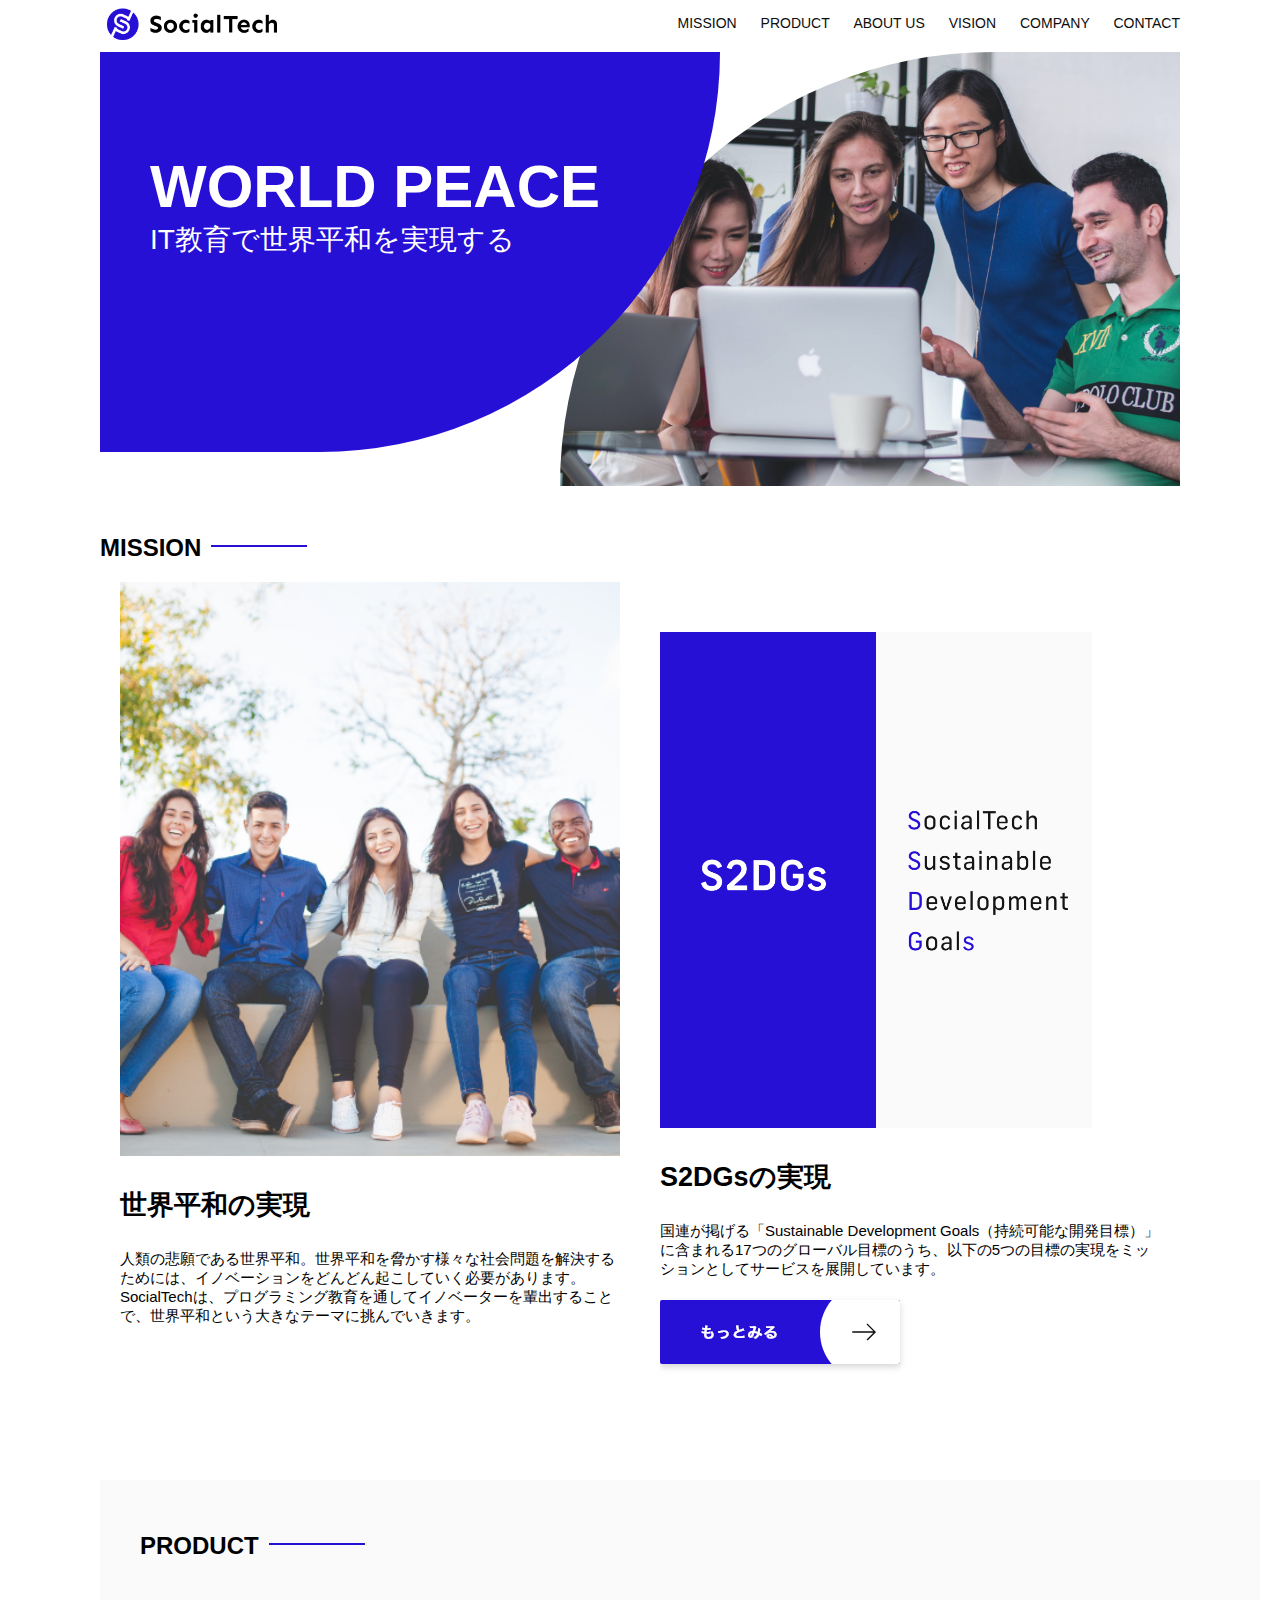
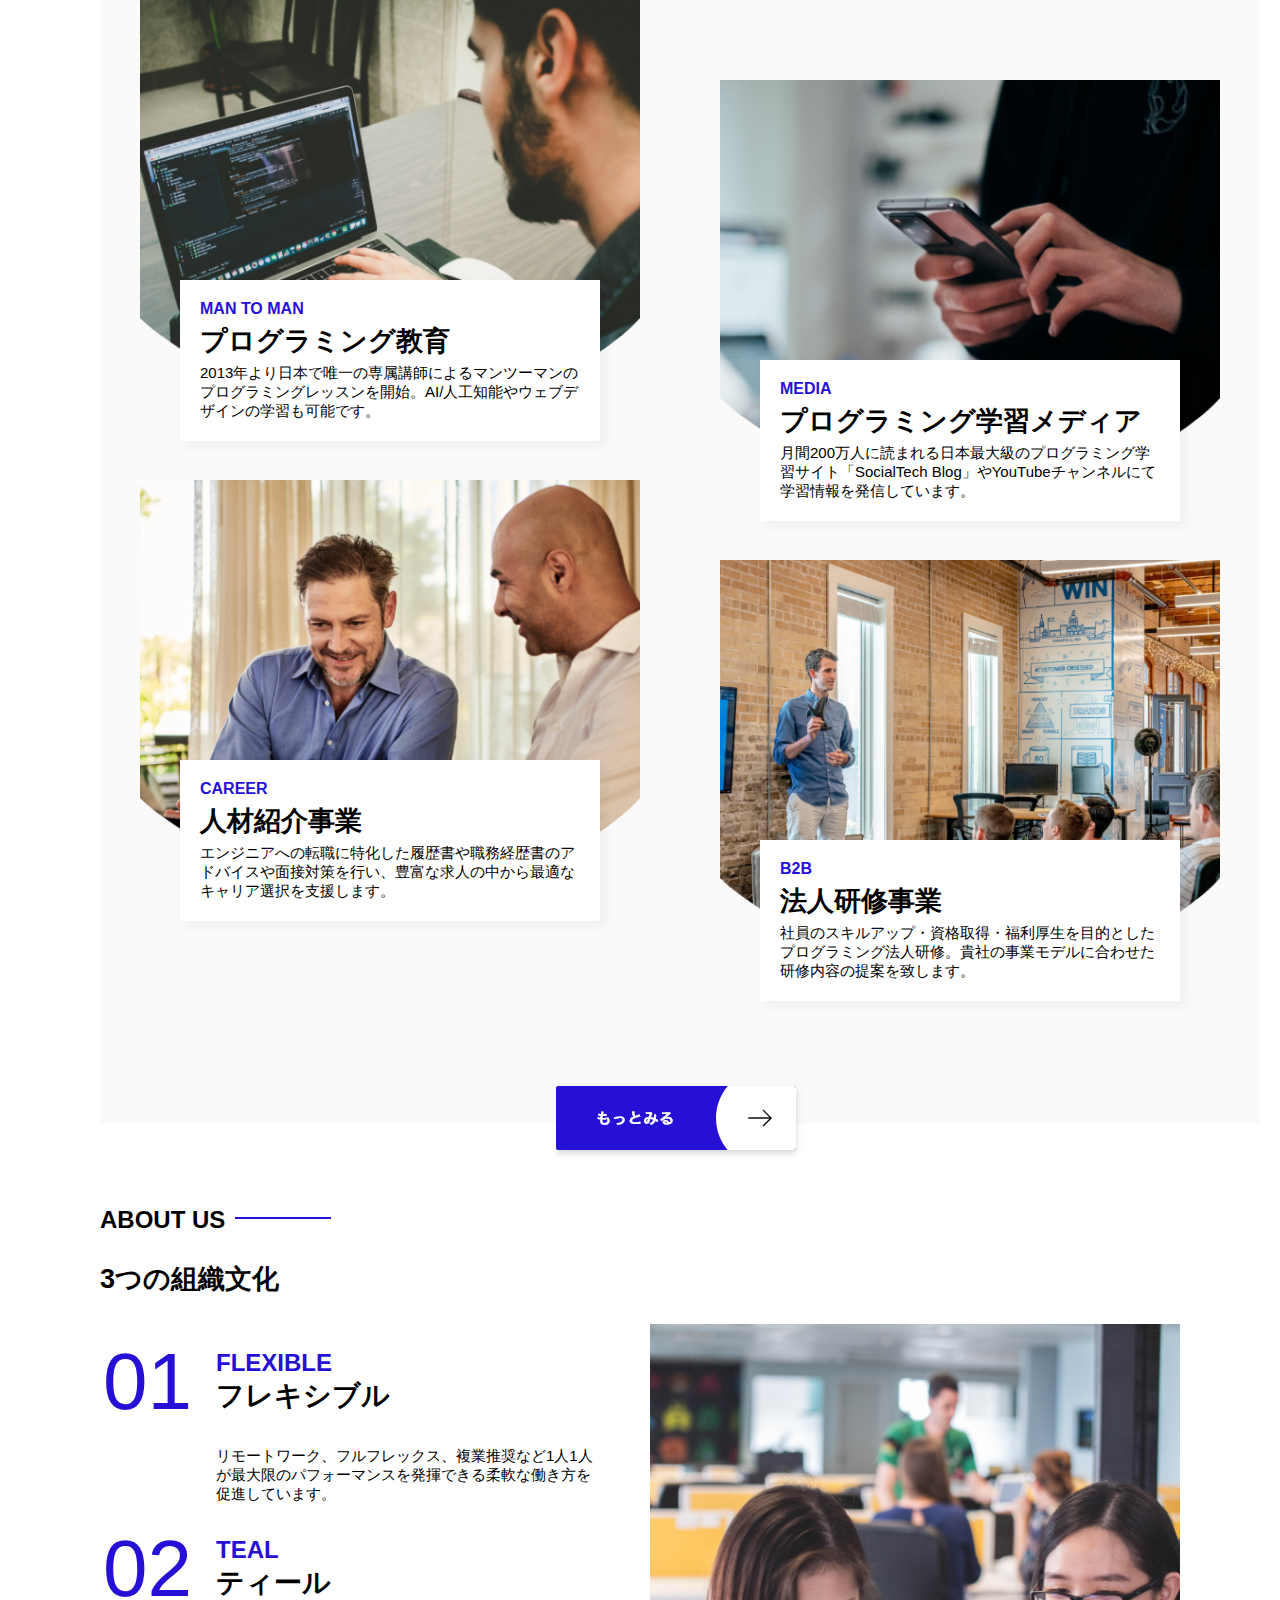
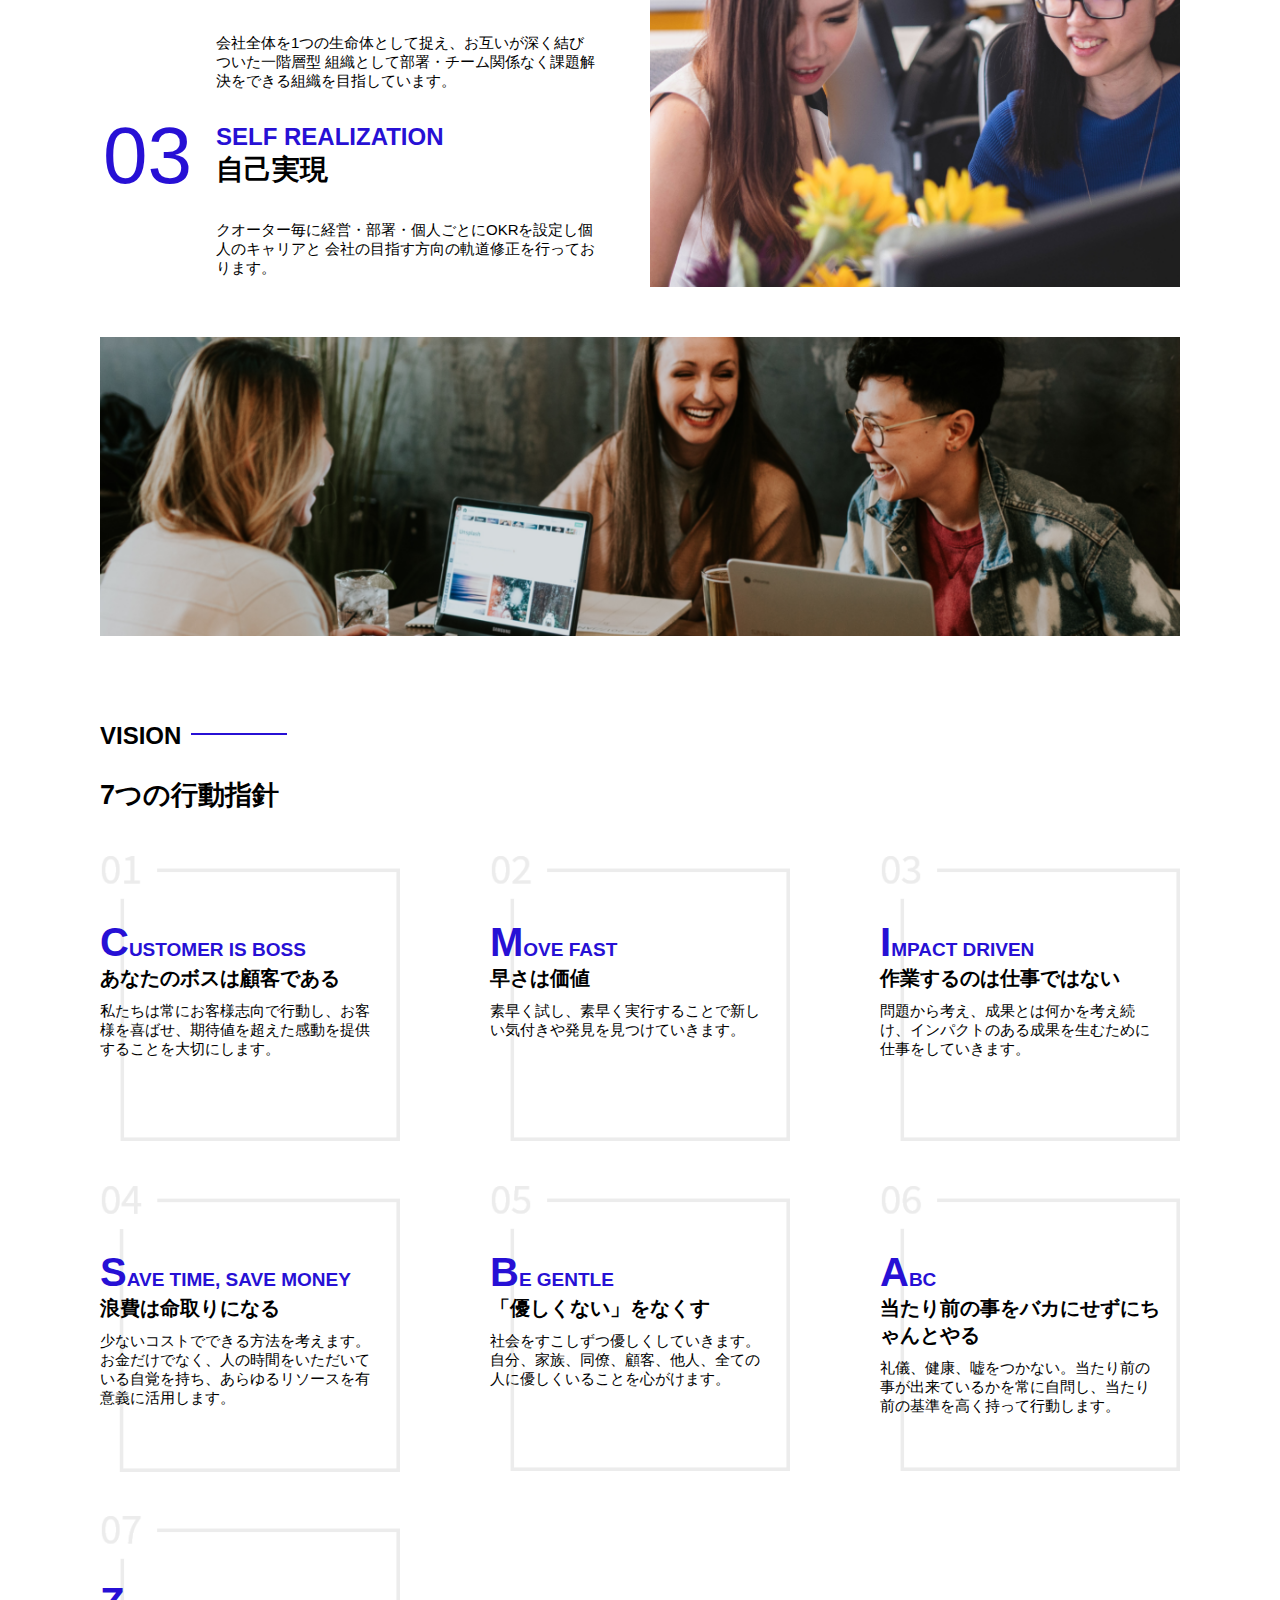
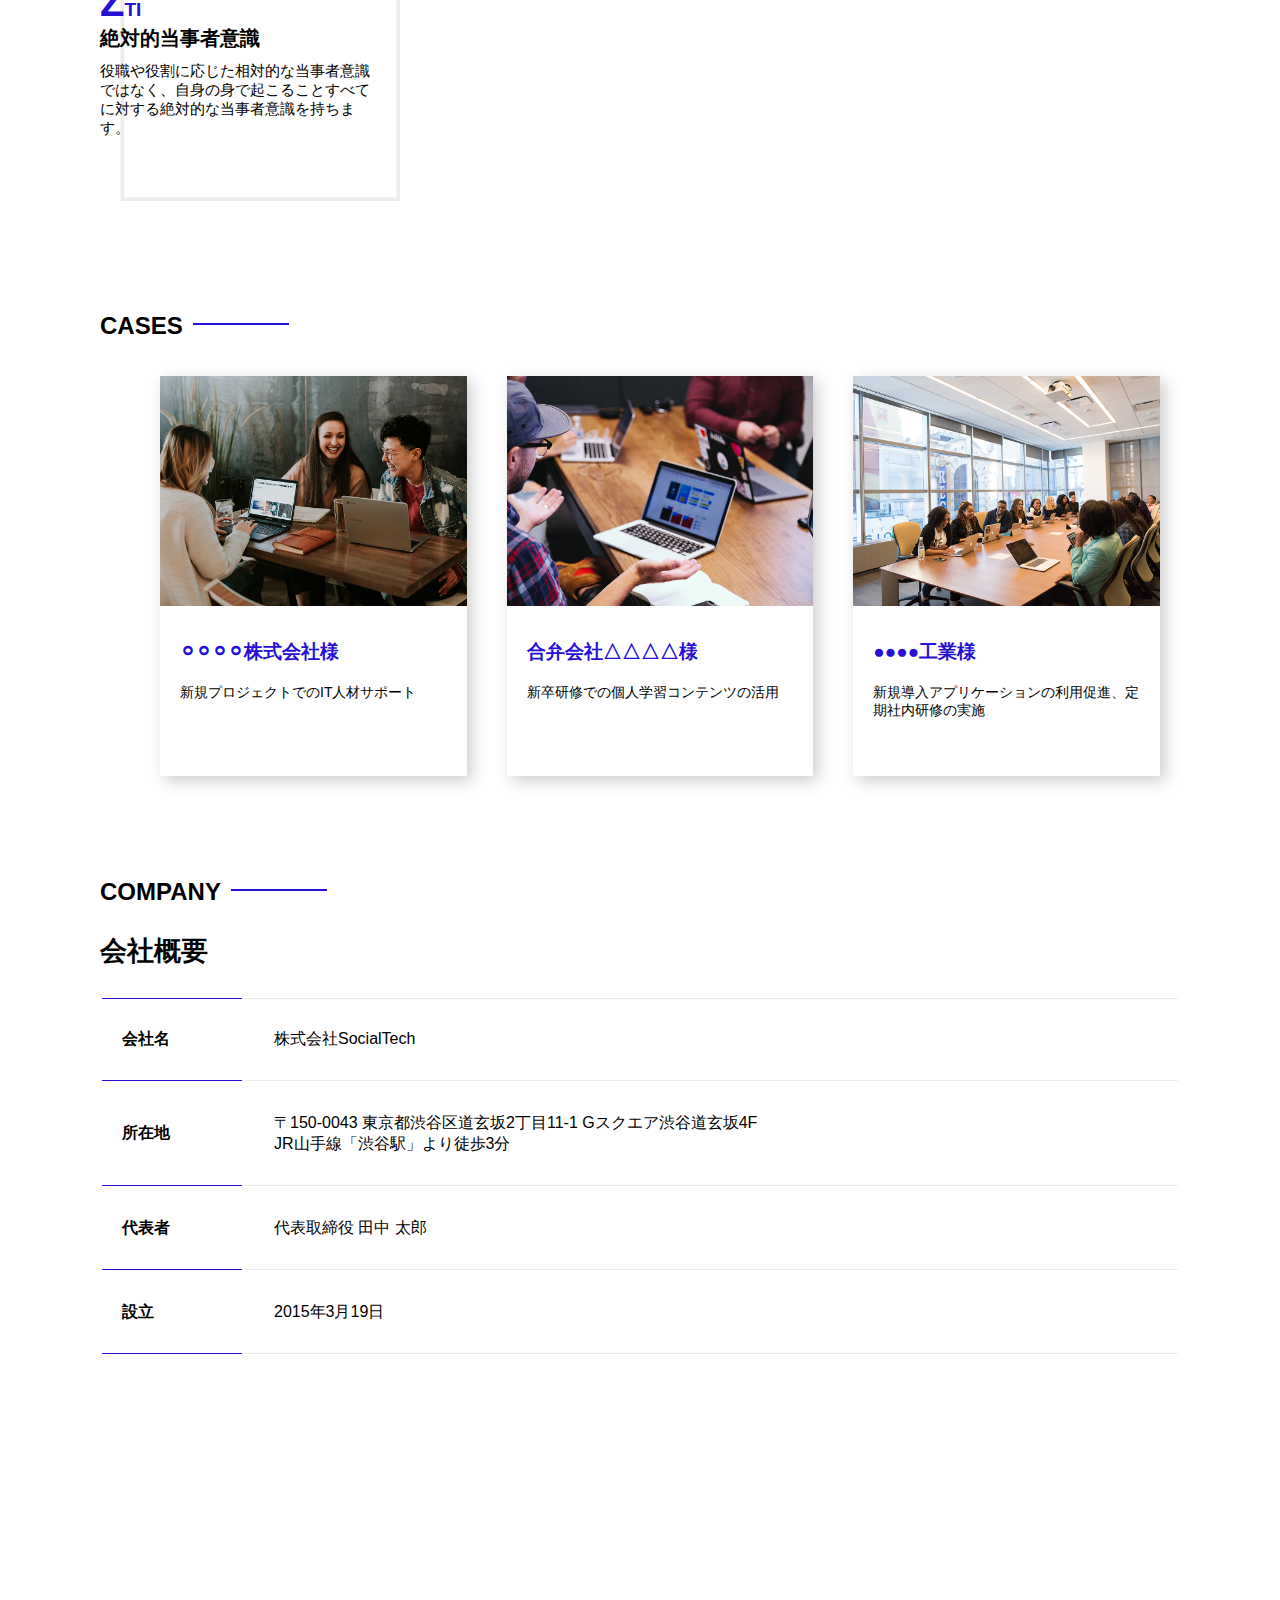
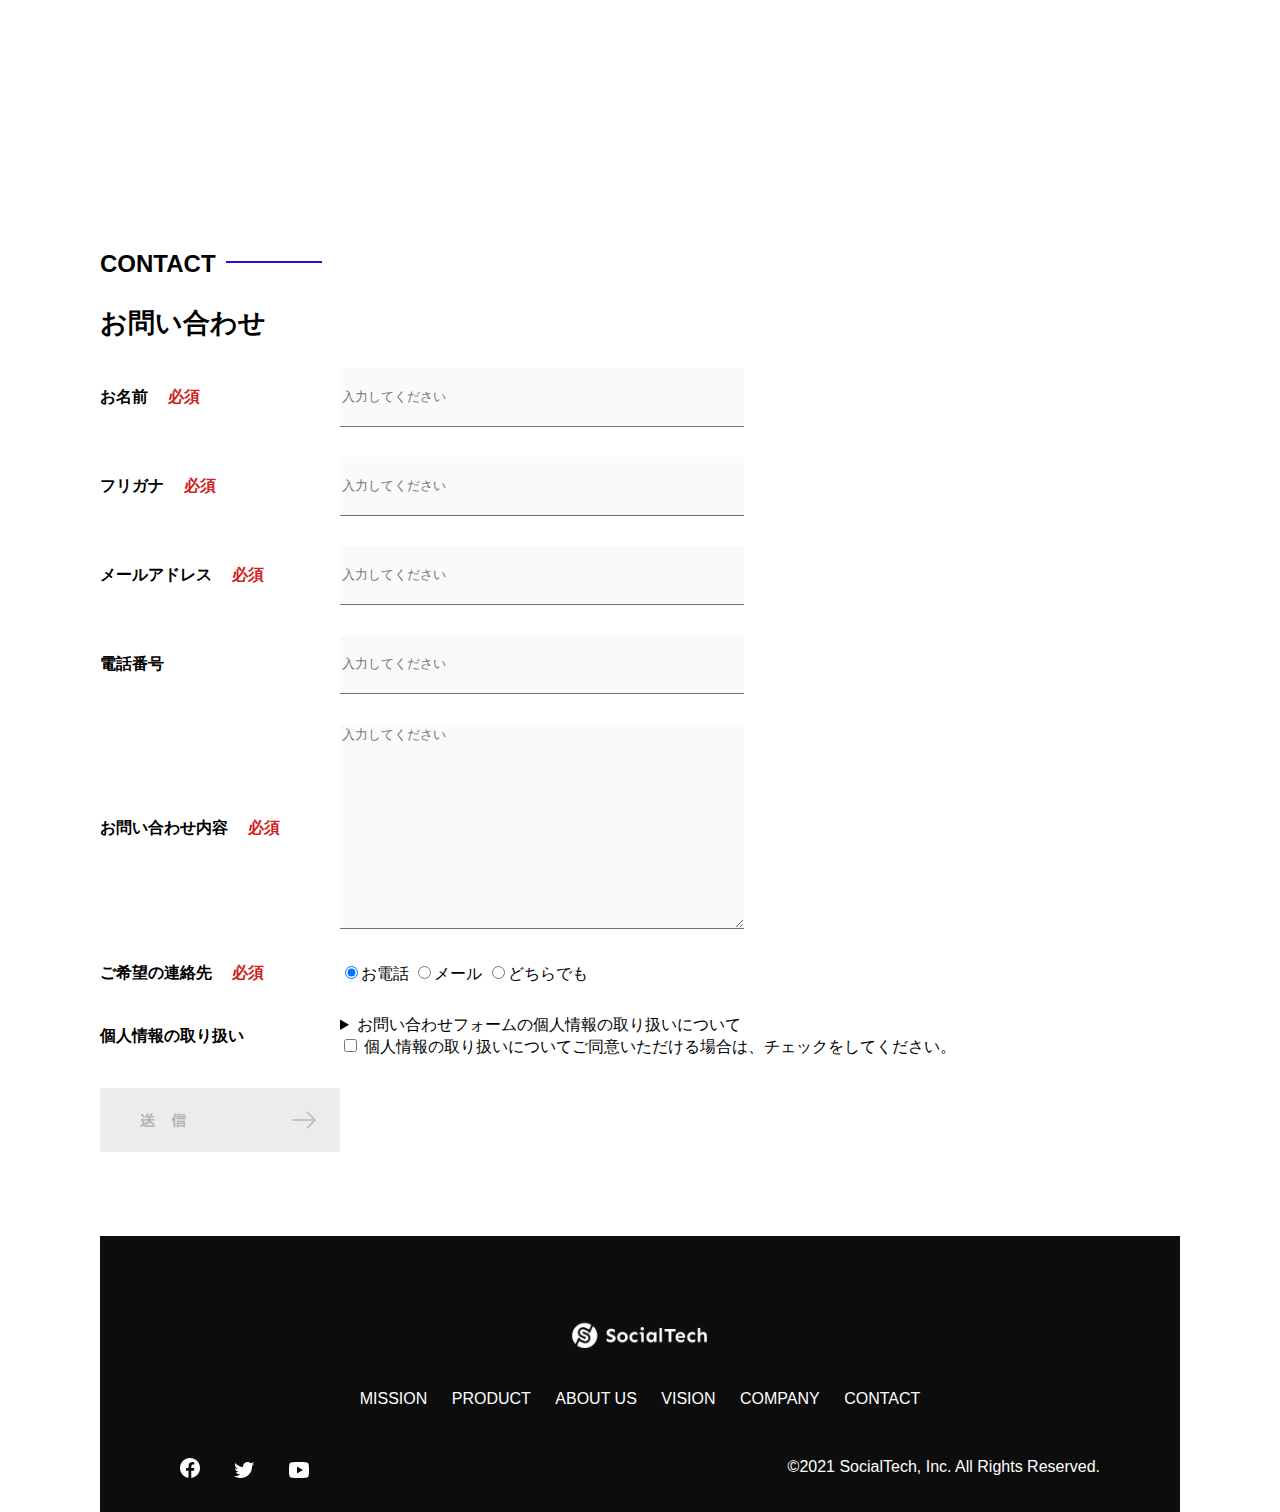
<file: kadai_012/index.html>
<!DOCTYPE html>
<html>
  <head>
    <title>SocialTech</title>
    <meta charset="UTF-8" />
    <meta
      name="description"
      content="SocialTechはEdTech業界のリーディングカンパニーを目指します。"
    />
    <meta name="viewport" content="width=device-width, initial-scale=1.0" />
    <link rel="stylesheet" href="style.css" />
  </head>
  <body>
    <!-- ヘッダー -->
    <header>
      <!-- ロゴ -->
      <a href="index.html" id="logo"
        ><img src="images/logo.png" alt="トップページに戻る"
      /></a>

      <!-- PC用ナビゲーション -->
      <nav id="nav-pc">
        <a href="mission.html">MISSION</a>
        <a href="product.html">PRODUCT</a>
        <a href="index.html#aboutus">ABOUT US</a>
        <a href="index.html#vision">VISION</a>
        <a href="index.html#company">COMPANY</a>
        <a href="index.html#contact">CONTACT</a>
      </nav>
    </header>
    <main>
      <article>
        <!-- メインビジュアル -->
        <section id="main-visual">
          <div id="main-message">
            <h1>WORLD PEACE</h1>
            <p>IT教育で世界平和を実現する</p>
          </div>
          <img
            src="images/index/index-main.png"
            alt="PCの周りに集まる多国籍の仲間たち"
          />
        </section>
        <!--ミッション-->
        <section id="mission">
          <h2 class="index-h2">MISSION</h2>
          <div id="mission-flex">
            <div>
              <img
                id="mission-photo"
                src="images/index/index-mission.png"
                alt="屋外のベンチで写真を撮影する多国籍の仲間たち"
              />
              <h3>世界平和の実現</h3>
              <p>
                人類の悲願である世界平和。世界平和を脅かす様々な社会問題を解決するためには、イノベーションをどんどん起こしていく必要があります。SocialTechは、プログラミング教育を通してイノベーターを輩出することで、世界平和という大きなテーマに挑んでいきます。
              </p>
            </div>
            <div>
              <img id="s2dgs" src="images/index/s2dgs.png" alt="S2DGs" />
              <h3>S2DGsの実現</h3>
              <p>
                国連が掲げる「Sustainable Development
                Goals（持続可能な開発目標）」に含まれる17つのグローバル目標のうち、以下の5つの目標の実現をミッションとしてサービスを展開しています。
              </p>
              <a href="mission.html">
                <img src="images/button-more.png" alt="もっとみる" />
              </a>
            </div>
          </div>
        </section>
        <!-- プロダクト -->
        <section id="product">
          <h2 class="index-h2">PRODUCT</h2>
          <div>
            <div id="product-left">
              <div>
                <img
                  class="product-photo"
                  src="images/index/index-mantoman.png"
                  alt="PCでコードを書く男性"
                />
                <div class="product-explain">
                  <span>MAN TO MAN</span>
                  <h3>プログラミング教育</h3>
                  <p>
                    2013年より日本で唯一の専属講師によるマンツーマンのプログラミングレッスンを開始。AI/人工知能やウェブデザインの学習も可能です。
                  </p>
                </div>
              </div>
              <div>
                <img
                  class="product-photo"
                  src="images/index/index-career.png"
                  alt="笑顔で話し合う2人の男性"
                />
                <div class="product-explain">
                  <span>CAREER</span>
                  <h3>人材紹介事業</h3>
                  <p>
                    エンジニアへの転職に特化した履歴書や職務経歴書のアドバイスや面接対策を行い、豊富な求人の中から最適なキャリア選択を支援します。
                  </p>
                </div>
              </div>
            </div>
            <div id="product-right">
              <div>
                <img
                  class="product-photo"
                  src="images/index/index-media.png"
                  alt="スマートフォンを操作する人"
                />
                <div class="product-explain">
                  <span>MEDIA</span>
                  <h3>プログラミング学習メディア</h3>
                  <p>
                    月間200万人に読まれる日本最大級のプログラミング学習サイト「SocialTech
                    Blog」やYouTubeチャンネルにて学習情報を発信しています。
                  </p>
                </div>
              </div>
              <div>
                <img
                  class="product-photo"
                  src="images/index/index-b2b.png"
                  alt="講演中の男性とそれを聴く人々"
                />
                <div class="product-explain">
                  <span>B2B</span>
                  <h3>法人研修事業</h3>
                  <p>
                    社員のスキルアップ・資格取得・福利厚生を目的としたプログラミング法人研修。貴社の事業モデルに合わせた研修内容の提案を致します。
                  </p>
                </div>
              </div>
            </div>
          </div>
          <div>
            <a id="product-more" href="product.html">
              <img src="images/button-more.png" alt="もっとみる" />
            </a>
          </div>
        </section>
        <!---ABOUT US-->
        <section id="aboutus">
          <h2 class="index-h2">ABOUT US</h2>
          <h3>3つの組織文化</h3>
          <div>
            <table class="culture-table">
              <tr>
                <td>
                  <span class="culture-num">01</span>
                </td>
                <td>
                  <span class="culture-en">FLEXIBLE</span>
                  <span class="culture-jp">フレキシブル</span>
                </td>
              </tr>
              <tr>
                <td>
                  <!--空のセル-->
                </td>
                <td>
                  <p class="culture-description">
                    リモートワーク、フルフレックス、複業推奨など1人1人が最大限のパフォーマンスを発揮できる柔軟な働き方を促進しています。
                  </p>
                </td>
              </tr>
              <tr>
                <td>
                  <span class="culture-num">02</span>
                </td>
                <td>
                  <span class="culture-en">TEAL</span>
                  <span class="culture-jp">ティール</span>
                </td>
              </tr>
              <tr>
                <td>
                  <!--空のセル-->
                </td>
                <td>
                  <p class="culture-description">
                    会社全体を1つの生命体として捉え、お互いが深く結びついた一階層型
                    組織として部署・チーム関係なく課題解決をできる組織を目指しています。
                  </p>
                </td>
              </tr>
              <tr>
                <td>
                  <span class="culture-num">03</span>
                </td>
                <td>
                  <span class="culture-en">SELF REALIZATION</span>
                  <span class="culture-jp">自己実現</span>
                </td>
              </tr>
              <tr>
                <td>
                  <!--空のセル-->
                </td>
                <td>
                  <p class="culture-description">
                    クオーター毎に経営・部署・個人ごとにOKRを設定し個人のキャリアと
                    会社の目指す方向の軌道修正を行っております。
                  </p>
                </td>
              </tr>
            </table>
            <img
              class="culture-img"
              src="images/index/index-aboutus1.png"
              alt="笑顔で話し合う2人の女性"
            />
          </div>
          <img
            class="culture-img2"
            src="images/index/index-aboutus2.png"
            alt="笑顔で話し合う3人の男女"
          />
        </section>
        <!-- VISION -->
        <section id="vision">
          <h2 class="index-h2">VISION</h2>
          <h3>7つの行動指針</h3>
          <div>
            <div class="vision-box">
              <img src="images/index/vision-01.png" alt="01" />
              <span>
                <h4>CUSTOMER IS BOSS</h4>
                <h5>あなたのボスは顧客である</h5>
                <p>
                  私たちは常にお客様志向で行動し、お客様を喜ばせ、期待値を超えた感動を提供することを大切にします。
                </p>
              </span>
            </div>
            <div class="vision-box">
              <img src="images/index/vision-02.png" alt="02" />
              <span>
                <h4>MOVE FAST</h4>
                <h5>早さは価値</h5>
                <p>
                  素早く試し、素早く実行することで新しい気付きや発見を見つけていきます。
                </p>
              </span>
            </div>
            <div class="vision-box">
              <img src="images/index/vision-03.png" alt="03" />
              <span>
                <h4>IMPACT DRIVEN</h4>
                <h5>作業するのは仕事ではない</h5>
                <p>
                  問題から考え、成果とは何かを考え続け、インパクトのある成果を生むために仕事をしていきます。
                </p>
              </span>
            </div>
            <div class="vision-box">
              <img src="images/index/vision-04.png" alt="04" />
              <span>
                <h4>SAVE TIME, SAVE MONEY</h4>
                <h5>浪費は命取りになる</h5>
                <p>
                  少ないコストでできる方法を考えます。お金だけでなく、人の時間をいただいている自覚を持ち、あらゆるリソースを有意義に活用します。
                </p>
              </span>
            </div>
            <div class="vision-box">
              <img src="images/index/vision-05.png" alt="05" />
              <span>
                <h4>BE GENTLE</h4>
                <h5>「優しくない」をなくす</h5>
                <p>
                  社会をすこしずつ優しくしていきます。自分、家族、同僚、顧客、他人、全ての人に優しくいることを心がけます。
                </p>
              </span>
            </div>
            <div class="vision-box">
              <img src="images/index/vision-06.png" alt="06" />
              <span>
                <h4>ABC</h4>
                <h5>当たり前の事をバカにせずにちゃんとやる</h5>
                <p>
                  礼儀、健康、嘘をつかない。当たり前の事が出来ているかを常に自問し、当たり前の基準を高く持って行動します。
                </p>
              </span>
            </div>
            <div class="vision-box">
              <img src="images/index/vision-07.png" alt="07" />
              <span>
                <h4>ZTI</h4>
                <h5>絶対的当事者意識</h5>
                <p>
                  役職や役割に応じた相対的な当事者意識ではなく、自身の身で起こることすべてに対する絶対的な当事者意識を持ちます。
                </p>
              </span>
            </div>
          </div>
        </section>
        <!-- CASES -->
         <section id="cases">
          <h2 class="index-h2">CASES</h2>
          <ul>
            <li>
              <img class="case-img" src="images/index/case-1.png" alt="仲良く語り合う３人">
            <div class="case-info">
              <h3 class="case-name">⚪︎⚪︎⚪︎⚪︎株式会社様</h3>
              <p class="case-content">新規プロジェクトでのIT人材サポート</p>
            </div>
          </li>

            <li>
              <img class="case-img" src="images/index/case-2.png" alt="PCでコンテンツを見る">
            <div class="case-info">
              <h3 class="case-name">合弁会社△△△△様</h3>
              <p class="case-sontent">新卒研修での個人学習コンテンツの活用</p>
            </div>
          </li>

            <li>
              <img class="case-img" src="images/index/case-3.png" alt="社内研修中の会議室">
            <div class="case-info">
              <h3 class="case-name">●●●●工業様</h3>
              <p class="case-content">新規導入アプリケーションの利用促進、定期社内研修の実施</p>
            </div>
          </li>
          </ul>
         </section>

        <!-- COMPANY -->
        <section id="company">
          <h2 class="index-h2">COMPANY</h2>
          <h3>会社概要</h3>
          <table id="company-table">
            <tr>
              <th class="tableheader-first">会社名</th>
              <td class="cell-first">株式会社SocialTech</td>
            </tr>
            <tr>
              <th class="tableheader">所在地</th>
              <td class="cell">
                〒150-0043 東京都渋谷区道玄坂2丁目11-1 Gスクエア渋谷道玄坂4F<br />JR山手線「渋谷駅」より徒歩3分
              </td>
            </tr>
            <tr>
              <th class="tableheader">代表者</th>
              <td class="cell">代表取締役 田中 太郎</td>
            </tr>
            <tr>
              <th class="tableheader">設立</th>
              <td class="cell">2015年3月19日</td>
            </tr>
          </table>
          <iframe
            src="https://www.google.com/maps/embed?pb=!1m18!1m12!1m3!1d3241.7759544892483!2d139.69399665123464!3d35.65789123876098!2m3!1f0!2f0!3f0!3m2!1i1024!2i768!4f13.1!3m3!1m2!1s0x60188caa0042e8d1%3A0xba130bea826a7aa2!2z44CSMTUwLTAwNDMg5p2x5Lqs6YO95riL6LC35Yy66YGT546E5Z2C77yS5LiB55uu77yR77yR4oiS77yR!5e0!3m2!1sja!2sjp!4v1636872991912!5m2!1sja!2sjp"
            style="border: 0"
            allowfullscreen=""
            loading="lazy"
          >
          </iframe>
        </section>
        <!-- お問い合わせフォーム -->
        <section id="contact">
          <h2 class="index-h2">CONTACT</h2>
          <h3>お問い合わせ</h3>
          <form>
            <div>
              <div class="contact-heading">
                <label class="contact-label"
                  >お名前<span class="contact-span">必須</span></label
                >
              </div>
              <div class="contact-form">
                <input
                  type="text"
                  name="name"
                  placeholder="入力してください"
                  class="contact-textbox"
                />
              </div>
            </div>
            <div>
              <div class="contact-heading">
                <label class="contact-label"
                  >フリガナ<span class="contact-span">必須</span></label
                >
              </div>
              <div>
                <input
                  type="text"
                  name="hurigana"
                  placeholder="入力してください"
                  class="contact-textbox"
                />
              </div>
            </div>
            <div>
              <div class="contact-heading">
                <label class="contact-label"
                  >メールアドレス<span class="contact-span">必須</span></label
                >
              </div>
              <div>
                <input
                  type="text"
                  name="email"
                  placeholder="入力してください"
                  class="contact-textbox"
                />
              </div>
            </div>
            <div>
              <div class="contact-heading">
                <label class="contact-label">電話番号</label>
              </div>
              <div>
                <input
                  type="text"
                  name="tel"
                  placeholder="入力してください"
                  class="contact-textbox"
                />
              </div>
            </div>
            <div>
              <div class="contact-heading">
                <label class="contact-label"
                  >お問い合わせ内容<span class="contact-span">必須</span></label
                >
              </div>
              <div>
                <textarea
                  class="contact-textarea"
                  placeholder="入力してください"
                  name="message"
                ></textarea>
              </div>
            </div>
            <div>
              <div class="contact-heading">
                <label class="contact-label"
                  >ご希望の連絡先<span class="contact-span">必須</span></label
                >
              </div>
              <div>
                <input
                  class="radiobutton"
                  type="radio"
                  value="tel"
                  name="contact"
                  checked
                /><label>お電話</label>
                <input
                  class="radiobutton"
                  type="radio"
                  value="mail"
                  name="contact"
                /><label>メール</label>
                <input
                  class="radiobutton"
                  type="radio"
                  value="both"
                  name="contact"
                /><label>どちらでも</label>
              </div>
            </div>
            <div>
              <div class="contact-heading">
                <label class="contact-label">個人情報の取り扱い</label>
              </div>
              <div>
                <details>
                  <summary>
                    お問い合わせフォームの個人情報の取り扱いについて
                  </summary>
                  <div>
                    <span>１．組織の名称又は氏名</span><br />
                    株式会社SocialTech<br /><br />
                    <span
                      >２．個人情報保護管理者（若しくはその代理人）の氏名又は職名、所属及び連絡先
                      鈴木 一郎 コーポレート部</span
                    ><br />
                    メールアドレス：support@socialtech.net<br />
                    TEL：03-xxxx-xxxx<br />
                    <span>３．個人情報の利用目的</span><br />
                    ・本サービス及び本サービスに関連する情報の提供又はそれらに関する連絡のため<br />
                    ・ユーザーの本人確認のため<br />
                    ・当社サービスのご案内のため<br />
                    ・当社の商品等の広告または宣伝（電子メールによるものを含むものとします。）<br /><br />
                    <span>４．個人情報の取り扱い業務の委託</span><br />
                    個人情報の取扱業務の全部または一部を外部に業務委託する場合があります。<br />
                    その際、弊社は、個人情報を適切に保護できる管理体制を敷き実行していることを条件として<br />
                    委託先を厳選したうえで、機密保持契約を委託先と締結し、お客様の個人情報を厳密に管理させます。<br /><br />
                    <span>５．個人情報の開示等の請求</span><br />
                    お客様は、弊社に対してご自身の個人情報の開示等（利用目的の通知、開示、内容の訂正・追加・削除、利用の停止または消去、第三者への提供の停止）に関して、当社問合わせ窓口に申し出ることができます。<br />
                    その際、弊社はお客様ご本人を確認させていただいたうえで、合理的な期間内に対応いたします。<br /><br />
                    なお、個人情報に関する弊社問合わせ先は、次の通りです。<br /><br />
                    株式会社SocialTech　個人情報問合せ窓口<br />
                    〒150-0043　東京都渋谷区道玄坂2丁目11-1 Ｇスクエア渋谷道玄坂
                    4F<br />
                    メールアドレス：support@socialtech.net　TEL：03-xxxx-xxxx<br /><br />
                    <span>６．個人情報を提供されることの任意性について</span
                    ><br /><br />
                    お客様がご自身の個人情報を弊社に提供されるか否かは、お客様のご判断によりますが、もしご提供されない場合には、適切なサービスが提供できない場合がありますので予めご了承ください。
                  </div>
                </details>
                <input type="checkbox" name="agree" />
                <span
                  >個人情報の取り扱いについてご同意いただける場合は、チェックをしてください。</span
                >
              </div>
            </div>
            <input
              type="image"
              value="Submit"
              src="images/button-submit.png"
              alt="送信する"
            />
          </form>
        </section>
      </article>
      <footer>
        <div id="footer-logo">
          <img src="images/logo-sp.png" alt="SocialTech" />
        </div>
        <div id="footer-link">
          <a href="mission.html">MISSION</a>
          <a href="product.html">PRODUCT</a>
          <a href="index.html#aboutus">ABOUT US</a>
          <a href="index.html#vision">VISION</a>
          <a href="index.html#company">COMPANY</a>
          <a href="index.html#contact">CONTACT</a>
        </div>
        <div id="sns-footer">
          <a href="https://www.facebook.com/sejuku2013"
            ><img src="images/button-facebook.png" alt="Facebookのリンク"
          /></a>
          <a href="https://twitter.com/samuraijuku"
            ><img src="images/button-twitter.png" alt="Twitterのリンク"
          /></a>
          <a href="https://www.youtube.com/channel/UCCFOQO5aDK0xXam4cUQXT8g"
            ><img src="images/button-youtube.png" alt="YouTubeのリンク"
          /></a>
          <span id="copyright"
            >&copy;2021 SocialTech, Inc. All Rights Reserved.
          </span>
        </div>
      </footer>
    </main>
  </body>
</html>
</file>
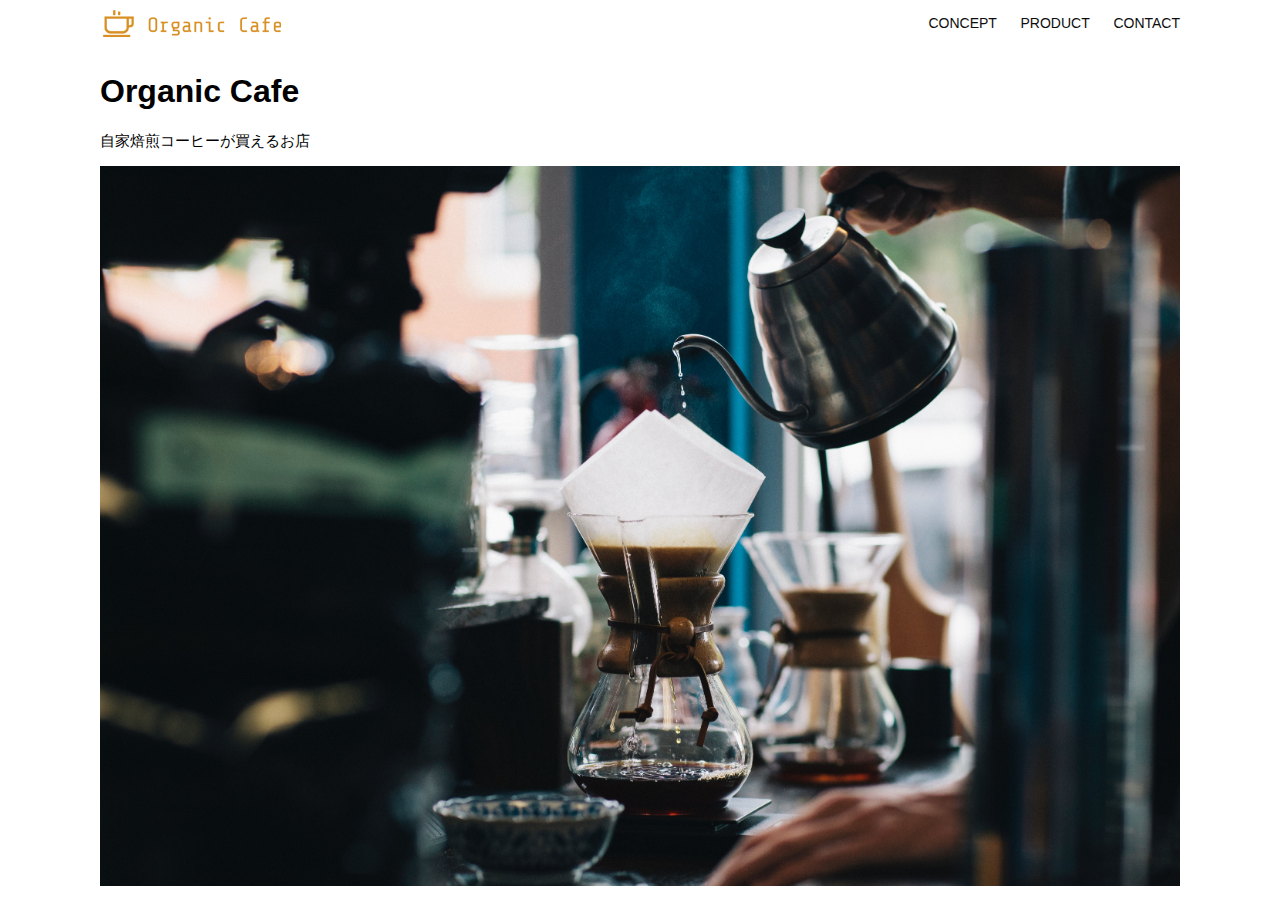
<file: kadai_013/index.html>
<!DOCTYPE html>
<html>
  <head>
    <title>Organic Cafe</title>
    <meta charset="UTF-8" />
    <meta name="description" content="自家焙煎のコーヒーがお家で楽しめるOrganic Cafe"/>
    <meta name="viewport" content="width=device-width, initial-scale=1.0" />
    <link rel="stylesheet" href="style.css" />
  </head>
  <body>
    <!-- ヘッダー -->
    <header>
      <!-- ロゴ -->
      <a href="index.html" id="logo"><img src="images/logo.png" alt="トップページに戻る"/></a>

      <!-- PC用ナビゲーション -->
      <nav id="nav-pc">
        <a href="index.html#concept">CONCEPT</a>
        <a href="index.html#product">PRODUCT</a>
        <a href="index.html#contact">CONTACT</a>
      </nav>
      <!-- スマホ用メニューボタン -->
     <img id="menu-sp" src="images/button-menu.png" alt="ナビゲーションを開く" onclick="document.getElementById('nav-sp').style.display = 'block'">
     <!--スマホ用ナビゲーション-->
     <nav id="nav-sp">
      <img id="close" src="images/button-close.png" alt="ナビゲーションを閉じる" onclick="document.getElementById('nav-sp').style.display = 'none'">
      <a id="logo-sp" href="index.html" onclick="document.getElementById('nav-sp').style.display = 'none'"><img
        src="images/logo-sp.png" alt="トップページに戻る"></a>
        <a class="menu" href="index.html#concept" onclick="document.getElementById('nav-sp').style.display = 'none'">CONCEPT</a>
        <a class="menu" href="index.html#product" onclick="document.getElementById('nav-sp').style.display = 'none'">PRODUCT</a>
        <a class="menu" href="index.html#contact" onclick="document.getElementById('nav-sp').style.display = 'none'">CONTACT</a>
     </nav>
    </header>

    <main>
      <article>
        <!-- メインビジュアル -->
        <section id="main-visual">
          <div id="main-message">
            <h1>Organic Cafe</h1>
            <p>自家焙煎コーヒーが買えるお店</p>
          </div>
          <img src="images/main-image.jpg" alt="コーヒーをハンドドリップで淹れる画像"/>
        </section>
      </article>
    </main>
  </body>
</html>
</file>
<file: kadai_012/style.css>
/* PC、スマホ共通スタイル */
body {
  font-family: "Source Sans Pro", "Hiragino Kaku Gothic ProN", Meiryo, Arial,
    sans-serif;
}

p {
  font-size: 15px;
}

/*================
PC用のスタイル 
=================*/
/* 横幅設定 */
body {
  max-width: 1080px;
  min-width: 960px;
  margin: 0 auto 0 auto;
}

/* ヘッダー */
header {
  display: flex;
  justify-content: space-between;
}

/* ナビゲーションのレイアウト */
#nav-pc {
  text-align: right;
  font-size: 14px;
  padding-top: 15px;
}

/* ナビゲーションのリンクの装飾設定 */
#nav-pc>a {
  text-decoration: none;
  margin-left: 20px;
}

#nav-pc>a:link {
  color: #0d0d0d;
}

#nav-pc>a:visited {
  color: #0d0d0d;
}

#nav-pc>a:hover {
  color: #0d0d0d;
  text-decoration: underline;
}

#nav-pc>a:active {
  color: #0d0d0d;
}

/* メインビジュアル*/
#main-visual {
  position: relative;
  height: 400px;
}

#main-message {
  position: absolute;
  top: 0;
  left: 0;
  background-color: #2710d5;
  color: #ffffff;
  border-radius: 0 0 476px 0;
  max-width: 620px;
  height: 100%;
  width: 100%;
  z-index: 11;
}

#main-message>h1 {
  font-size: 60px;
  font-weight: bold;
  margin: 100px 0 0 50px;
}

#main-message>p {
  font-size: 28px;
  margin: 0 0 0 50px;
}

#main-visual>img {
  max-width: 620px;
  border-radius: 476px 0 0 0;
  position: absolute;
  top: 0;
  right: 0;
  z-index: 10;
}

/* 見出し */
h2 {
  margin: 40px 0 0 0;
}

h2::after {
  content: url("images/line.png");
  margin-left: 10px;
}

h3 {
  font-size: 27px;
}

/* ミッション */
#mission {
  margin: 80px auto 80px auto;
  width: 100%;
}

#mission-flex {
  width: 100%;
  display: flex;
}

#mission-flex>div {
  width: 50%;
  margin: 20px;
}

#mission-photo {
  width: 100%;
}

#s2dgs {
  margin-top: 50px;
}
/*導入企業*/
#cases {
  margin: 40px auto 40px auto;
  width: 100%;
}

ul {
  display: flex;
  list-style: none;
}

li { 
  width: 33%;
  margin: 20px;
  background-color: #ffffff;
  min-height: 400px;
  box-shadow: 5px 5px 15px rgba(0,0,0,0.2);
}

.case-img {
  width: 100%;
}

.case-info {
  padding: 10px 20px 10px 20px;
}

.case-info > h3 {
  color: #2710d5;
  font-size: 19px;
}

.case-info > p {
  font-size: 14px;
}

/* プロダクト */
#product {
  background-color: #fafafa;
  width: 100%;
  margin: 80px 0 80px 0;
  padding: 10px 40px 0px 40px;
}

/* 外枠 */
#product>div {
  margin-top: 40px;
  display: flex;
}

/* 左のカラム */
#product-left {
  width: 50%;
  margin-right: 20px;
}

/* 右のカラム */
#product-right {
  width: 50%;
  margin-left: 20px;
  margin-top: 80px;
}

/* 画像＋説明の枠 */
#product-left>div {
  position: relative;
  height: 480px;
  margin-right: 20px;
}

#product-right>div {
  position: relative;
  height: 480px;
  margin-left: 20px;
}

/* 画像 */
.product-photo {
  width: 100%;
}

/* 説明文の枠 */
.product-explain {
  background-color: #ffffff;
  position: absolute;
  left: 0;
  top: 280px;
  margin: 0 40px 0 40px;
  padding: 20px;
  box-shadow: 5px 5px 10px rgba(0, 0, 0, 0.05);
}

/* 説明文の英語 */
.product-explain>span {
  color: #2710d5;
  font-weight: bold;
  font-size: 16px;
  margin: 0;
}

/* 説明文の見出し */
.product-explain>h3 {
  margin: 5px 0 5px 0;
}

/* 説明文 */
.product-explain>p {
  margin: 0;
}

/* 「もっとみる」ボタン */
#product-more {
  margin: 0 auto -42px auto;
}

/* ABOUT US */
#aboutus {
  margin: 80px auto 80px auto;
}

/* 3つの組織文化と画像を入れる枠 */
#aboutus>div {
  display: flex;
}

/* 画像 */
.culture-img {
  width: 100%;
  align-self: flex-start;
}

.culture-img2 {
  margin-top: 50px;
  width: 100%;
}

/* 3つの組織文化の表 */
.culture-table {
  max-width: 500px;
  margin-right: 50px;
}

/* 番号 */
.culture-num {
  font-size: 80px;
  color: #2710d5;
  margin: 0 20px 0 0;
}

/* 組織文化英語 */
.culture-en {
  color: #2710d5;
  font-weight: bold;
  font-size: 24px;
  display: block;
}

/* 組織文化日本語 */
.culture-jp {
  font-size: 28px;
  font-weight: bold;
}

/* 説明文 */
.culture-description {
  margin: 0;
}

/* ビジョン */
#vision {
  margin: 80px auto 80px auto;
}

/* セクション内の外枠 */
#vision>div {
  width: 100%;
  display: flex;
  justify-content: space-between;
  flex-wrap: wrap;
}

/* 7つの行動指針の枠 */
.vision-box {
  width: 300px;
  height: 300px;
  margin-bottom: 30px;
  position: relative;
}

.vision-box>img {
  width: 100%;
  height: auto;
  position: absolute;
  top: 0;
  left: 0;
  z-index: 30;
}

.vision-box>span {
  position: absolute;
  top: 0;
  left: 0;
  z-index: 31;
  margin-right: 20px;
}

.vision-box>span>h4 {
  color: #2710d5;
  font-size: 19px;
  margin: 80px 0 0 0;
  Ï
}

.vision-box>span>h4::first-letter {
  font-size: 40px;
}

.vision-box>span>h5 {
  font-size: 20px;
  margin: 0 0 0 0;
}

.vision-box>span>p {
  margin: 10px 0 0 0;
}

/* 会社概要 */
#company {
  margin: 80px auto 80px auto;
}

#company-table {
  width: 100%;
}

.tableheader {
  text-align: left;
  padding: 20px;
  border-bottom-color: #2710d5;
  border-bottom-width: 1px;
  border-bottom-style: solid;
  width: 100px;
}

.tableheader-first {
  text-align: left;
  padding: 20px;
  border-bottom-color: #2710d5;
  border-bottom-width: 1px;
  border-bottom-style: solid;
  border-top-color: #2710d5;
  border-top-width: 1px;
  border-top-style: solid;
  width: 100px;
}

.cell {
  padding: 30px;
  border-bottom-color: #ececec;
  border-bottom-width: 1px;
  border-bottom-style: solid;
}

.cell-first {
  padding: 30px;
  border-bottom-color: #ececec;
  border-bottom-width: 1px;
  border-bottom-style: solid;
  border-top-color: #ececec;
  border-top-width: 1px;
  border-top-style: solid;
}

#company>iframe {
  width: 100%;
  height: 368px;
  margin-top: 40px;
}

/* お問い合わせ */
#contact {
  margin: 80px auto 80px auto;
}

/* 外枠 */
#contact>form>div {
  display: flex;
  flex-direction: row;
  flex-wrap: wrap;
  padding-bottom: 30px;
}

/* 左列の見出し */
.contact-heading {
  width: 240px;
  align-self: center;
}

/* 見出しのラベル */
.contact-label {
  font-weight: bold;
}

/* 必須 */
.contact-span {
  color: #ce2222;
  margin: 0 0 0 20px;
  font-weight: bold;
}

/* テキストボックス */
.contact-textbox {
  border-top: 0;
  border-left: 0;
  border-right: 0;
  border-bottom-width: 1px;
  border-bottom-color: #707070;
  border-bottom-style: solid;
  background-color: #fafafa;
  width: 400px;
  height: 56px;
}

/* お問い合わせ内容のテキストエリア */
.contact-textarea {
  border-top: 0;
  border-left: 0;
  border-right: 0;
  border-bottom-width: 1px;
  border-bottom-color: #707070;
  border-bottom-style: solid;
  background-color: #fafafa;
  width: 400px;
  height: 200px;
}

/* 個人情報の取り扱い */
details {
  width: 700px;
}

details>div {
  background-color: #fafafa;
  padding: 20px;
}

details>div>span {
  font-weight: bold;
}

/* フッター */
footer {
  background-color: #0d0d0d;
  text-align: center;
  padding: 80px 80px 30px 80px;
}

#footer-logo {
  margin-bottom: 30px;
}

#footer-link {
  margin-bottom: 50px;
}
#footer-link > a {
  text-decoration: none;
  margin: 10px;
}
#footer-link > a:link {
  color: #ffffff;
}
#footer-link > a:visited {
  color: #ffffff;
}
#footer-link > a:hover {
  color: #ffffff;
  text-decoration: underline;
}
#footer-link > a:active {
  color: #ffffff;
}

#sns-footer {
  text-align: left;
  width: 100%;
}

#sns-footer > a {
  margin-right: 30px;
}

#copyright {
  color: #ffffff;
  float: right;
}
</file>
<file: kadai_013/style.css>
/* PC、スマホ共通スタイル */
body {
  font-family: "Source Sans Pro", "Hiragino Kaku Gothic ProN", Meiryo, Arial,
    sans-serif;
}

p {
  font-size: 15px;
}

#main-visual>img {
  width: 100%;
}

/*================
PC用のスタイル 
=================*/
@media screen and (min-width: 768px) {
  /* 横幅設定 */
  body {
    max-width: 1080px;
    min-width: 960px;
    margin: 0 auto 0 auto;
    
  }
  #menu-sp {
    display: none;
  }

  /* ヘッダー */
  header {
    display: flex;
    justify-content: space-between;
  }

  /* ナビゲーションのレイアウト */
  #nav-pc {
    text-align: right;
    font-size: 14px;
    padding-top: 15px;
  }

  /* ナビゲーションのリンクの装飾設定 */
  #nav-pc>a {
    text-decoration: none;
    margin-left: 20px;
  }

  #nav-pc>a:link {
    color: #0d0d0d;
  }

  #nav-pc>a:visited {
    color: #0d0d0d;
  }

  #nav-pc>a:hover {
    color: #0d0d0d;
    text-decoration: underline;
  }

  #nav-pc>a:active {
    color: #0d0d0d;
  }

  #menu-sp,
  #nav-sp {
    display: none;
  }
}

/*================
SP用のスタイル 
=================*/
/* 画面幅が767px以下のとき */
@media screen and (max-width: 767px) {
  /* スマートフォン用のスタイルを指定する */
  body {
    min-width:375px;
    margin: 0;
  }
  

  /*ハンバーガーメニュー*/
  #menu-sp {
    float: right;
    padding: 0;
  }

  /*スマホ用ナビゲーション*/
  #nav-sp {
    background-color: #ce933e;
    position: absolute;
    left: 0;
    top: 0;
    height: 100%;
    width: 100%;
    display: none;
    z-index: 100;
  }

  /*xボタン*/
#close {
  position: absolute;
  top: 20px;
  right: 20px;
}
/*ナビゲーションメニュー用ロゴ*/
#logo-sp {
  margin: 80px 0px 30px 20px;
}

#nav-sp > a {
  display: block;
}

#nav-sp > a:link {
  color: #ffffff;
}

#nav-sp > a:visited {
  color: #ffffff;
}

#nav-sp > a:hover {
  color: #ffffff;
}

#nav-sp > a:hover {
  text-decoration: underline;
}

#nav-sp > a:active {
  color: #ffffff;
}

#nav-sp > .menu {
  text-decoration: none;
  display: block;
  margin: 0 20px 0 20px;
  height: 44px;
  font-size: 16px;
  background-image: url("images/arrow.png");
  background-repeat: no-repeat;
  background-position: right top;
}
#nav-pc {
  display: none;
}
}
</file>
